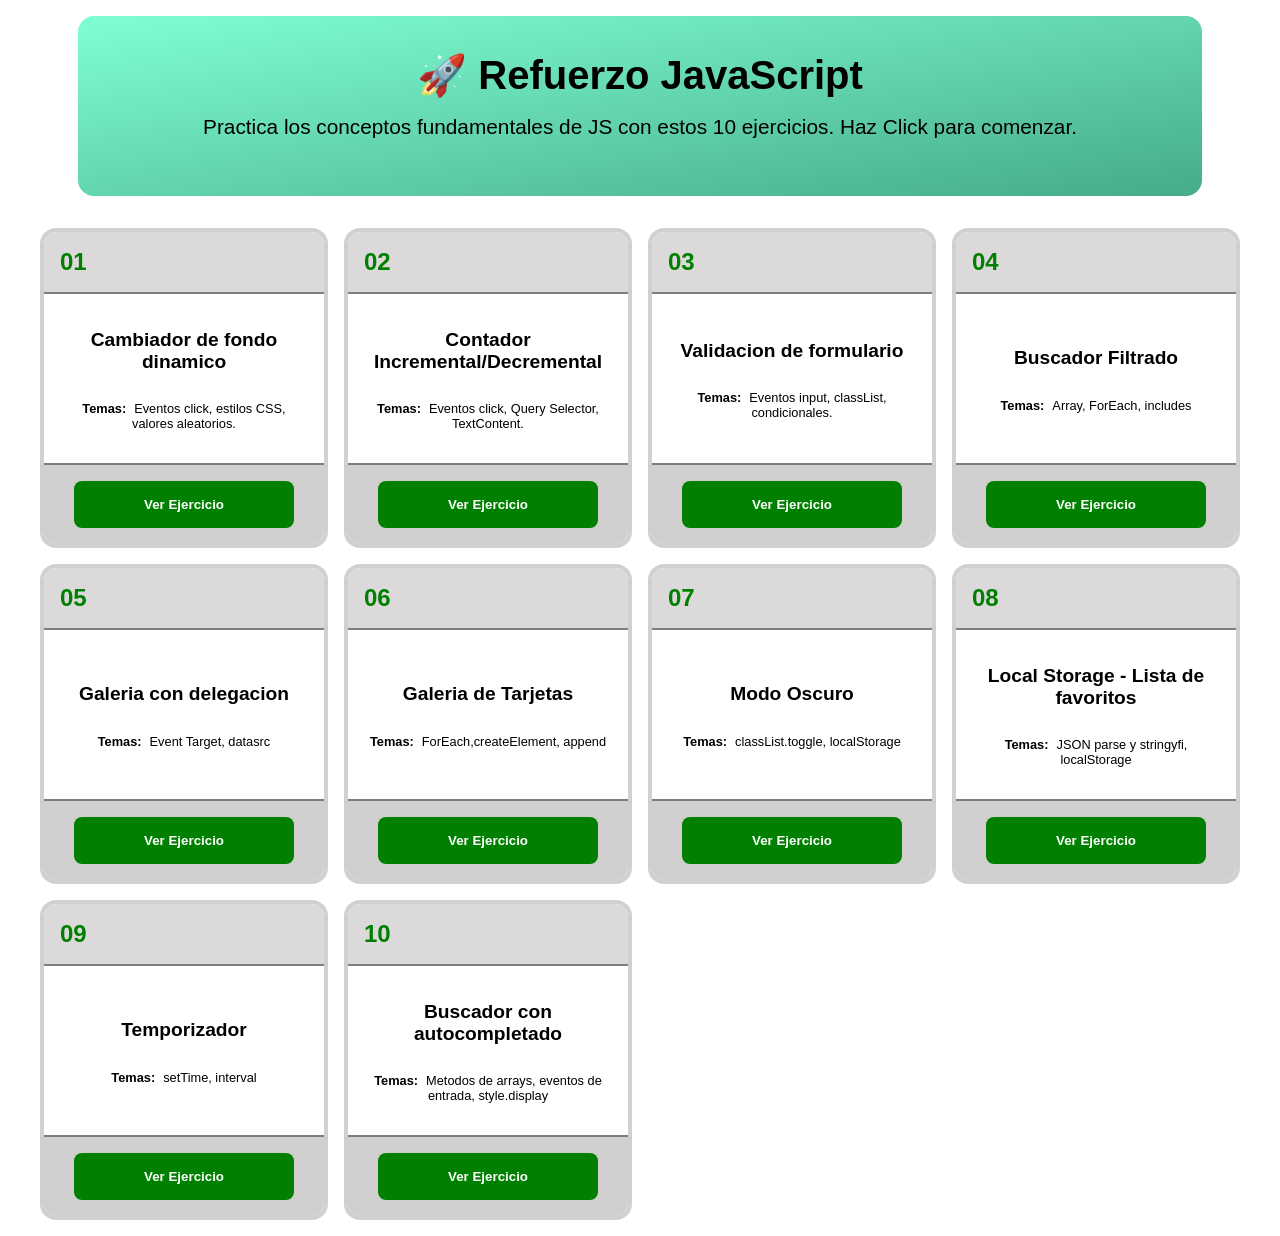
<file: index.html>
<!DOCTYPE html>
<html lang="en">
<head>
    <meta charset="UTF-8">
    <meta name="viewport" content="width=device-width, initial-scale=1.0">
    <title>Ejercicios</title>
    <link rel="stylesheet" href="styles.css">
</head>
<body>
    <header class="header">
        <div class="tarjeta-header">
            <h1> <span id="cohete">🚀</span> Refuerzo JavaScript</h1>
            <p>Practica los conceptos fundamentales de JS con estos 10 ejercicios. Haz Click para comenzar.</p>
        </div>
    </header>
    <main class="contenedor-main">
        <div class="contenedor-main-tarjetas">
            <div class="tarjetas">
                <div class="numero">
                    <p>01</p>
                </div>
                <div class = "tarjetas-informacion">
                    <h2>Cambiador de fondo dinamico</h2>
                    <p><span>Temas:</span>Eventos click, estilos CSS, valores aleatorios.</p>
                </div>
                <div class ="tarjetas-boton">
                    <button><a href="./1er Ejercicio/primer.html" class="boton">Ver Ejercicio</a></button>
                </div>
            </div>
            <div class="tarjetas">
                <div class="numero">
                    <p>02</p>
                </div>
                <div class = "tarjetas-informacion">
                    <h2>Contador Incremental/Decremental</h2>
                    <p><span>Temas:</span>Eventos click, Query Selector, TextContent.</p>
                </div>
                <div class ="tarjetas-boton">
                    <button><a href="./2do Ejercicio/index2.html" class="boton">Ver Ejercicio</a></button>
                </div>
            </div>
            <div class="tarjetas">
                <div class="numero">
                    <p>03</p>
                </div>
                <div class = "tarjetas-informacion">
                    <h2>Validacion de formulario</h2>
                    <p><span>Temas:</span>Eventos input, classList, condicionales. </p>
                </div>
                <div class ="tarjetas-boton">
                    <button><a href="./3er Ejercicio/index3.html" class="boton">Ver Ejercicio</a></button>
                </div>
            </div>
            <div class="tarjetas">
                <div class="numero">
                    <p>04</p>
                </div>
                <div class = "tarjetas-informacion">
                    <h2>Buscador Filtrado</h2>
                    <p><span>Temas:</span>Array, ForEach, includes</p>
                </div>
                <div class ="tarjetas-boton">
                    <button><a href="./4to Ejercicio/index4.html" class="boton">Ver Ejercicio</a></button>
                </div>
            </div>
            <div class="tarjetas">
                <div class="numero">
                    <p>05</p>
                </div>
                <div class = "tarjetas-informacion">
                    <h2>Galeria con delegacion</h2>
                    <p><span>Temas:</span>Event Target, datasrc</p>
                </div>
                <div class ="tarjetas-boton">
                    <button><a href="./5to  Ejercicio/index5.html" class="boton">Ver Ejercicio</a></button>
                </div>
            </div>
            <div class="tarjetas">
                <div class="numero">
                    <p>06</p>
                </div>
                <div class = "tarjetas-informacion">
                    <h2>Galeria de Tarjetas</h2>
                    <p><span>Temas:</span>ForEach,createElement, append</p>
                </div>
                <div class ="tarjetas-boton">
                    <button><a href="./6to Ejercicio/index6.html" class="boton">Ver Ejercicio</a></button>
                </div>
            </div>
            <div class="tarjetas">
                <div class="numero">
                    <p>07</p>
                </div>
                <div class = "tarjetas-informacion">
                    <h2>Modo Oscuro</h2>
                    <p><span>Temas:</span>classList.toggle, localStorage</p>
                </div>
                <div class ="tarjetas-boton">
                    <button><a href="./7mo Ejercicio/index7.html" class="boton">Ver Ejercicio</a></button>
                </div>
            </div>
            <div class="tarjetas">
                 <div class="numero">
                    <p>08</p>
                </div>
                <div class = "tarjetas-informacion">
                    <h2>Local Storage - Lista de favoritos</h2>
                    <p><span>Temas:</span>JSON parse y stringyfi, localStorage</p>
                </div>
                <div class ="tarjetas-boton">
                    <button><a href="./8vo Ejercicio/index8.html" class="boton">Ver Ejercicio</a></button>
                </div>
            </div>
            <div class="tarjetas">
                <div class="numero">
                    <p>09</p>
                </div>
                <div class = "tarjetas-informacion">
                    <h2>Temporizador</h2>
                    <p><span>Temas:</span>setTime, interval</p>
                </div>
                <div class ="tarjetas-boton">
                    <button><a href="./9no Ejercicio/index_9.html" class="boton">Ver Ejercicio</a></button>
                </div>
            </div>
            <div class="tarjetas">
                <div class="numero">
                    <p>10</p>
                </div>
                <div class = "tarjetas-informacion">
                    <h2>Buscador con autocompletado</h2>
                    <p><span>Temas:</span>Metodos de arrays, eventos de entrada, style.display</p>
                </div>
                <div class ="tarjetas-boton">
                    <button><a href="./4to Ejercicio/index4.html" class="boton">Ver Ejercicio</a></button>
                </div>
            </div>
        </div>
    </main>
</body>
</html>
</file>
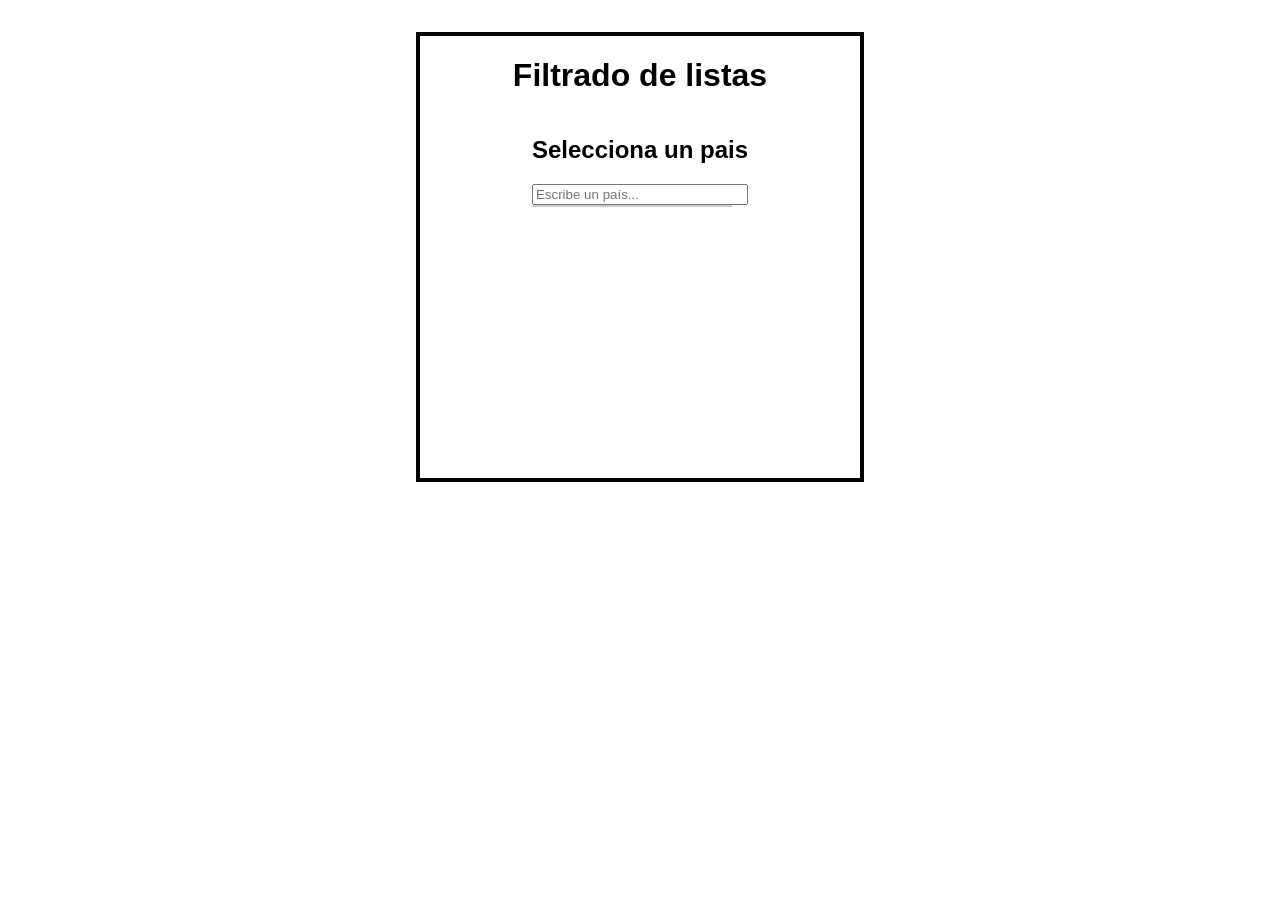
<file: 10mo Ejercicio/index10.html>
<!DOCTYPE html>
<html lang="en">
<head>
    <meta charset="UTF-8">
    <meta name="viewport" content="width=device-width, initial-scale=1.0">
    <title>Validacion</title>
    <link rel="stylesheet" href="./style.css">
</head>
<body>
    <main>
        <h1>Filtrado de listas</h1>
        <section>
            <form action="">
                <h2>Selecciona un pais</h2>
                <input type="text" id="selector-paises" placeholder="Escribe un país...">
                <ul id="lista-paises"></ul>
            </form>
        </section>
    </main>
    <script src="./app.js"></script>
</body>
</html>
</file>
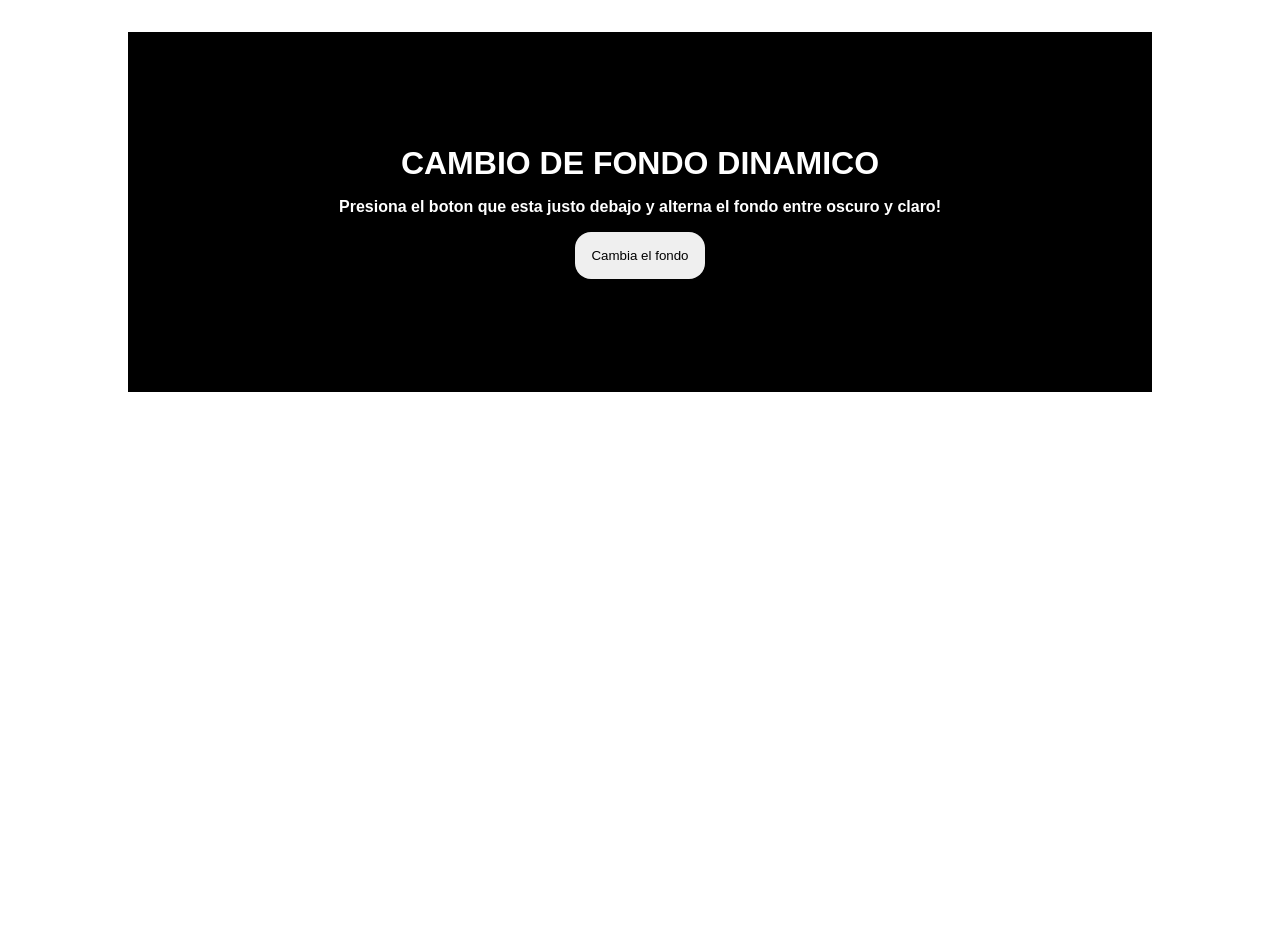
<file: 1er Ejercicio/primer.html>
<!DOCTYPE html>
<html lang="en">
<head>
    <meta charset="UTF-8">
    <meta name="viewport" content="width=device-width, initial-scale=1.0">
    <title>Primer Ejercicio</title>
    <link rel="stylesheet" href="./primer.css">
</head>
<body id="fondo">
    <main>
        <h1>CAMBIO DE FONDO DINAMICO</h1>
        <p>Presiona el boton que esta justo debajo y alterna el fondo entre oscuro y claro!</p>
        <button id="boton-cambio">Cambia el fondo</button>
    </main>
    <script src="./app.js"></script>
</body>
</html>
</file>
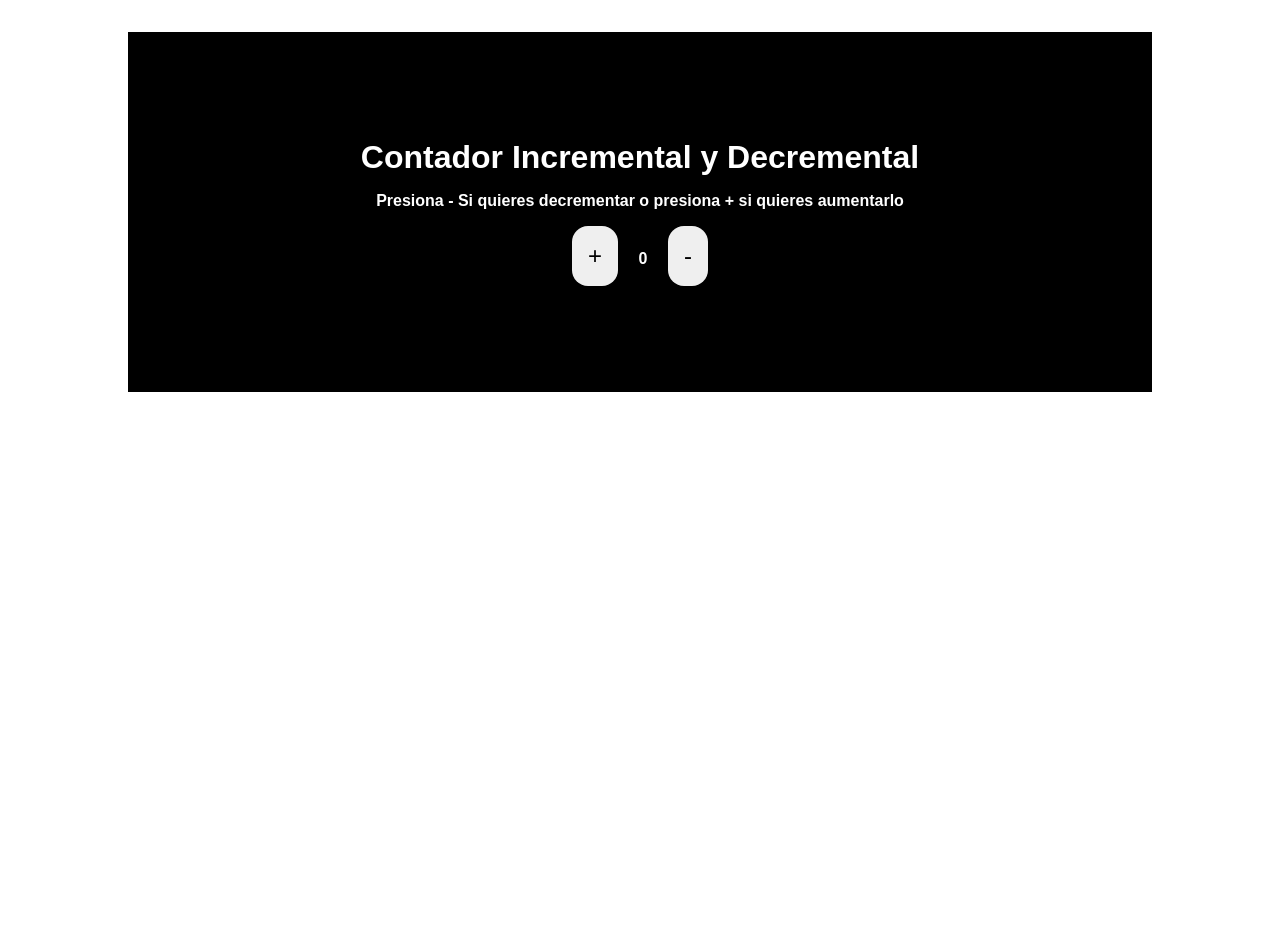
<file: 2do Ejercicio/index2.html>
<!DOCTYPE html>
<html lang="en">
<head>
    <meta charset="UTF-8">
    <meta name="viewport" content="width=device-width, initial-scale=1.0">
    <title>Primer Ejercicio</title>
    <link rel="stylesheet" href="./style.css">
</head>
<body id="fondo">
    <main>
        <h1>Contador Incremental y Decremental</h1>
        <p>Presiona - Si quieres decrementar o presiona + si quieres aumentarlo</p>
        <section>
            <button id="boton-aumentar">+</button>
             <span id="contador">0</span>
            <button id="boton-decrementar">-</button>
        </section>
        
    </main>
    <script src="./app.js"></script>
</body>
</html>
</file>
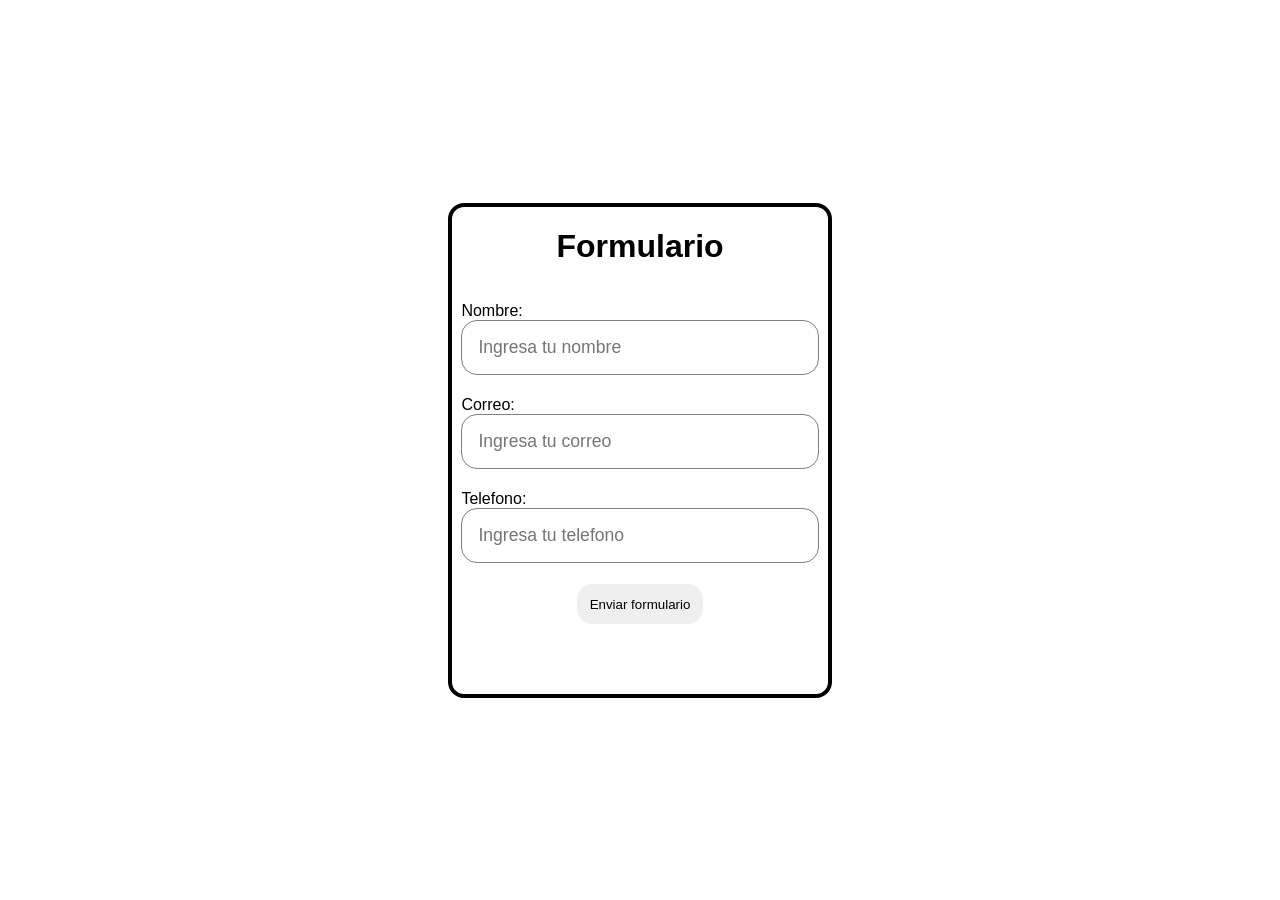
<file: 3er Ejercicio/index3.html>
<!DOCTYPE html>
<html lang="en">
<head>
    <meta charset="UTF-8">
    <meta name="viewport" content="width=device-width, initial-scale=1.0">
    <title>Formulario</title>
    <link rel="stylesheet" href="style.css">
</head>
<body>
    <main>
        <h1>Formulario</h1>
        <form action="" id="formulario">
            <label for="nombre-formulario" >
                Nombre:
                <input type="text" placeholder="Ingresa tu nombre" required id="nombre-formulario">
            </label>
            <p id="error-nombre"></p>
            <label for="correo-formulario" >
                Correo:
                <input type="email"  placeholder="Ingresa tu correo" required id="correo-formulario">
            </label>
            <p id="error-correo"></p>
            <label for="telefono-formulario" >
                Telefono:
                <input type="tel"  placeholder="Ingresa tu telefono" required id="telefono-formulario">
            </label>
            <p id="error-telefono"></p>
            <div class="boton-final">
                <button id="boton-enviar">Enviar formulario</button>
                <p id="enviado"></p>
            </div>
        </form>
    </main>
    <script src="./app.js"></script>
</body>
</html>
</file>
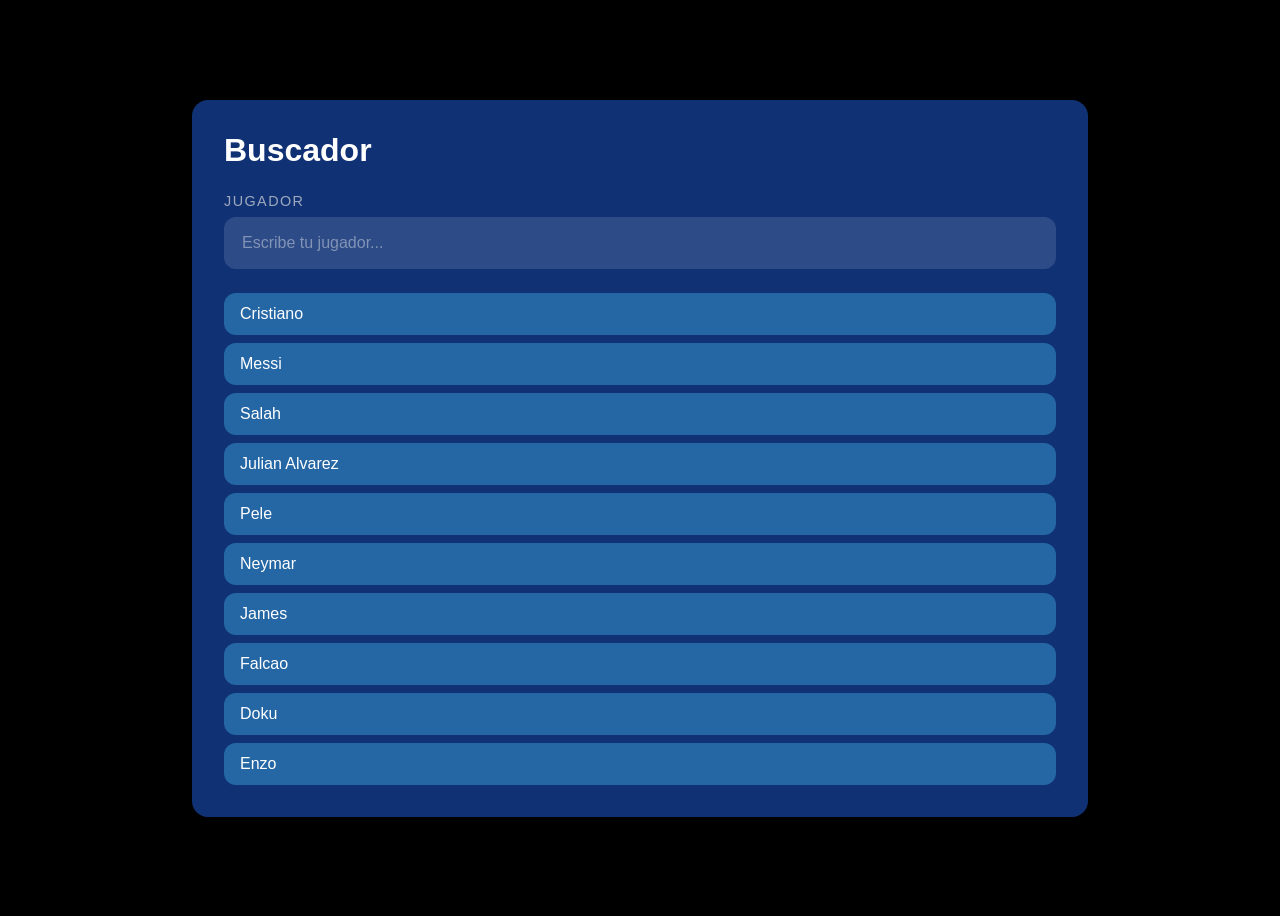
<file: 4to Ejercicio/index4.html>
<!DOCTYPE html>
<html lang="es">
<head>
  <meta charset="UTF-8">
  <meta name="viewport" content="width=device-width, initial-scale=1.0">
  <title>Buscador</title>
  <link rel="stylesheet" href="style.css">
</head>
<body>

  <section class="card">
    <h1>Buscador</h1>

    <div class="campo">
      <label for="buscador">Jugador</label>
      <input type="text" id="buscador" placeholder="Escribe tu jugador...">
    </div>

    <ul id="lista">
      <li>Cristiano</li>
      <li>Messi</li>
      <li>Salah</li>
      <li>Julian Alvarez</li>
      <li>Pele</li>
      <li>Neymar</li>
      <li>James</li>
      <li>Falcao</li>
      <li>Doku</li>
      <li>Enzo</li>
    </ul>

  </section>

  <script src="app.js"></script>
</body>
</html>
</file>
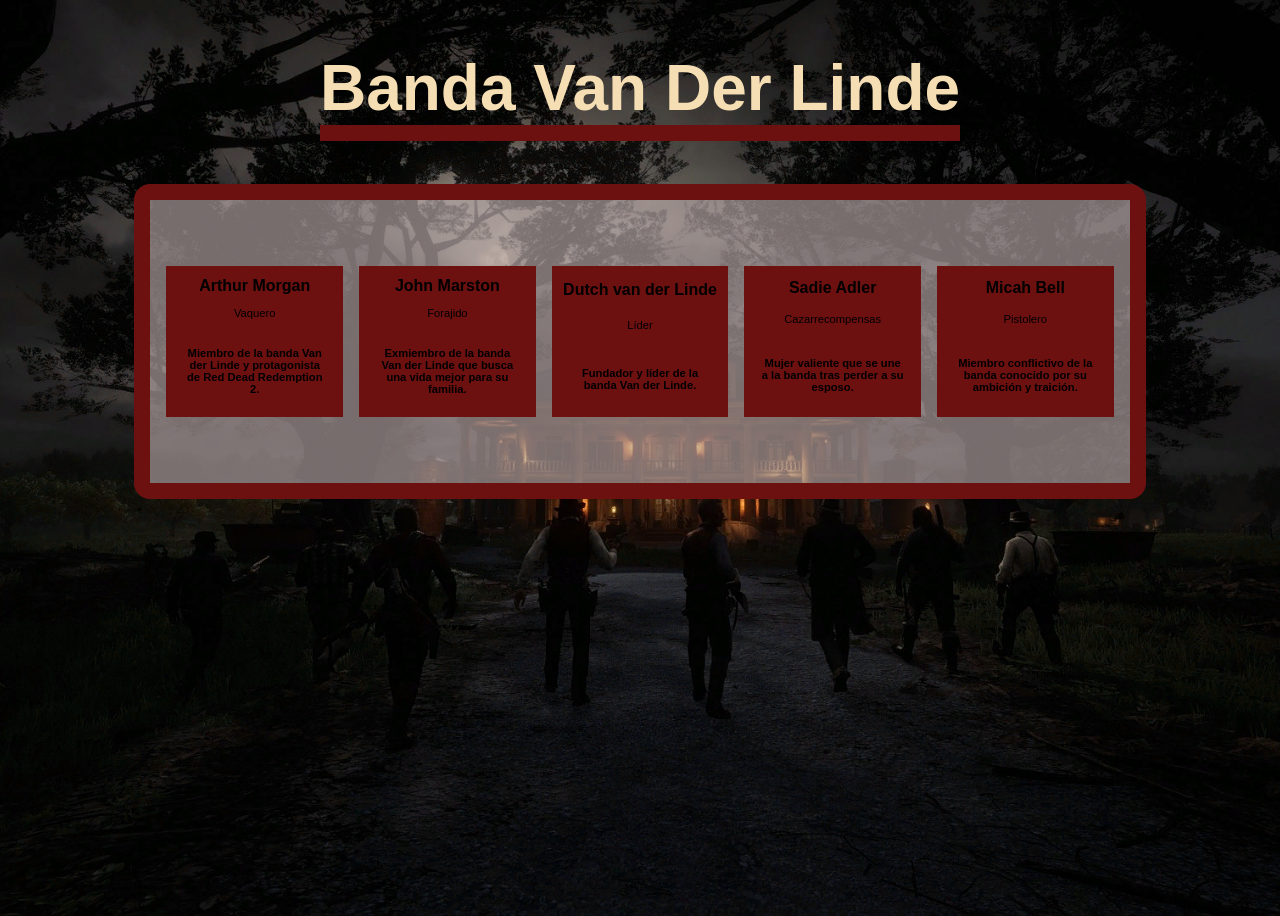
<file: 6to Ejercicio/index6.html>
<!DOCTYPE html>
<html lang="en">
<head>
    <meta charset="UTF-8">
    <meta name="viewport" content="width=device-width, initial-scale=1.0">
    <title>Generador de tarjetas</title>
    <link rel="stylesheet" href="style.css">
</head>
<body>
    <main id="card">
        <h1>Banda Van Der Linde</h1>
        <div id="main-tarjetas"></div>
    </main> 
    <script src="./app.js"></script>
</body>
</html>
</file>
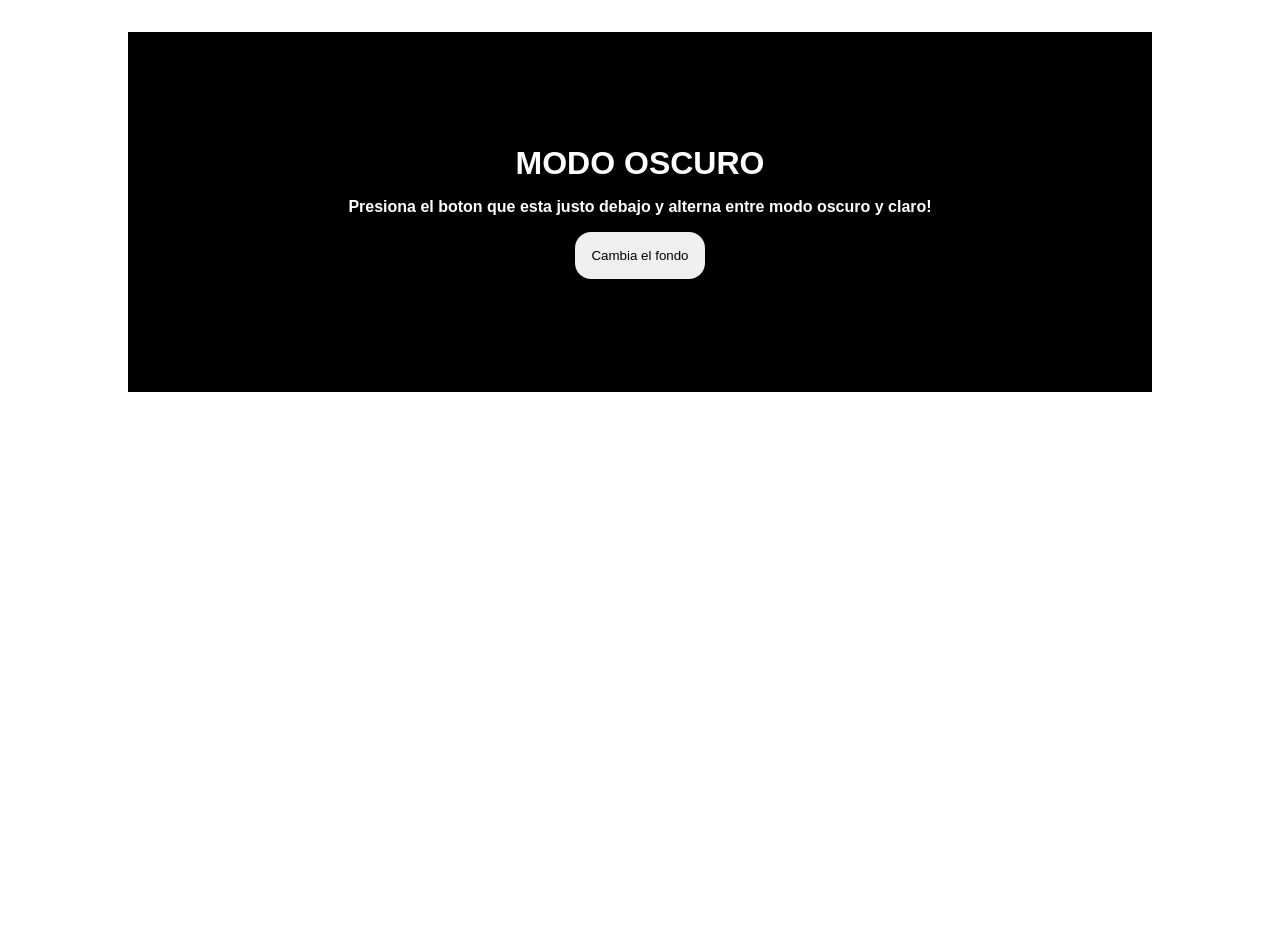
<file: 7mo Ejercicio/index7.html>
<!DOCTYPE html>
<html lang="en">
<head>
    <meta charset="UTF-8">
    <meta name="viewport" content="width=device-width, initial-scale=1.0">
    <title>Primer Ejercicio</title>
    <link rel="stylesheet" href="./style.css">
</head>
<body id="fondo">
    <main>
        <h1>MODO OSCURO</h1>
        <p>Presiona el boton que esta justo debajo y alterna entre modo oscuro y claro!</p>
        <button id="boton-cambio">Cambia el fondo</button>
    </main>
    <script src="./app.js"></script>
</body>
</html>
</file>
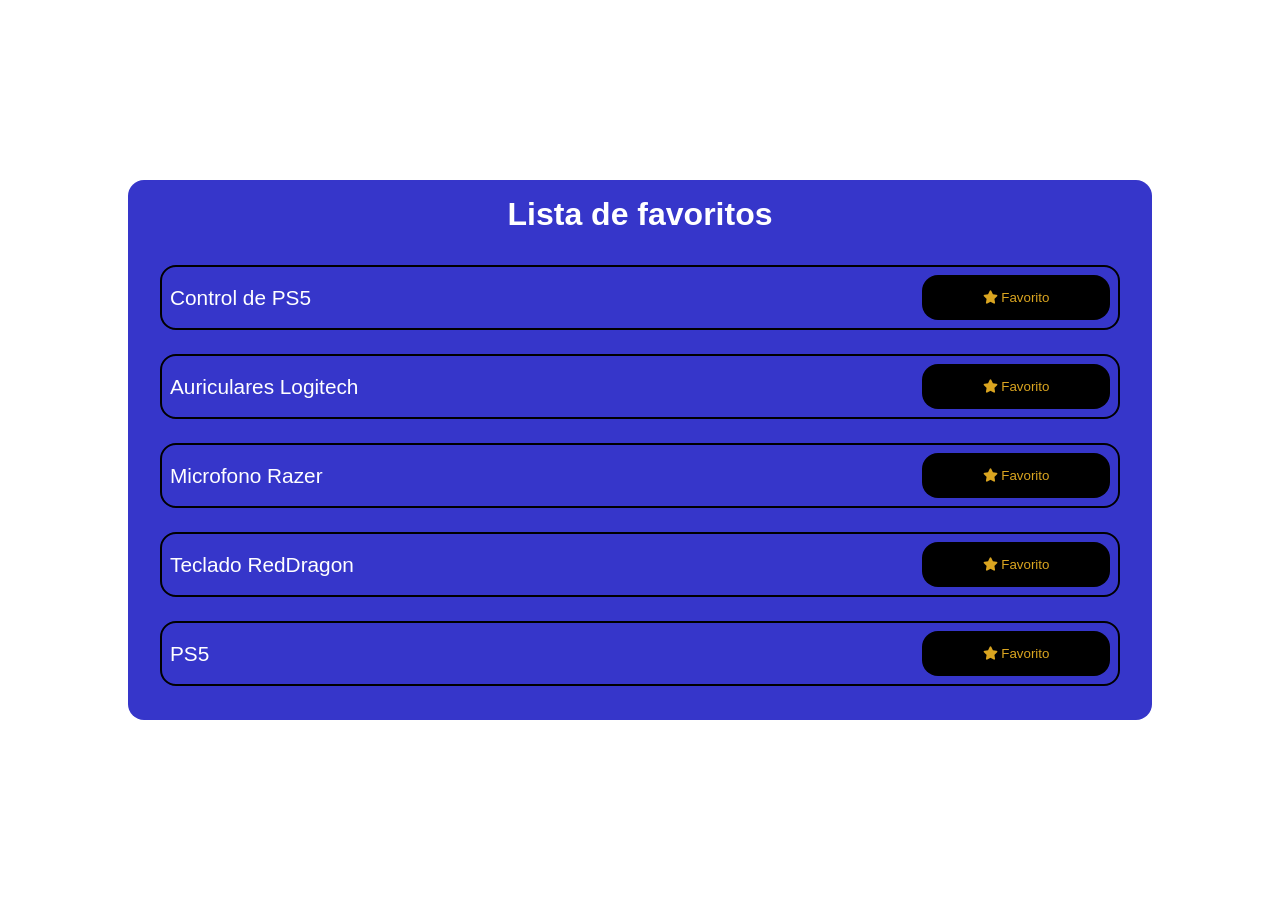
<file: 8vo Ejercicio/index8.html>
<!DOCTYPE html>
<html lang="en">
<head>
    <meta charset="UTF-8">
    <meta name="viewport" content="width=device-width, initial-scale=1.0">
    <title>Lista de favoritos</title>
    <link rel="stylesheet" href="style.css">
    <link rel="stylesheet" href="https://cdnjs.cloudflare.com/ajax/libs/font-awesome/6.7.2/css/all.min.css">
</head>
<body>
    <main id="card">
        <h1>Lista de favoritos</h1>
        <ul>
            <li class="objeto">Control de PS5 <button class="boton"><span><i class="fa-solid fa-star"></i></span> Favorito</button></li>
            <li class="objeto">Auriculares Logitech <button class="boton"><span><i class="fa-solid fa-star"></i></span> Favorito</button></li>
            <li class="objeto">Microfono Razer <button class="boton"><span><i class="fa-solid fa-star"></i></span> Favorito</button></li>
            <li class="objeto">Teclado RedDragon <button class="boton"><span><i class="fa-solid fa-star"></i></span> Favorito</button></li>
            <li class="objeto">PS5 <button class="boton"><span><i class="fa-solid fa-star"></i></span> Favorito</button></li>
        </ul>
    </main>
    <script src="app.js"></script>
</body>
</html>
</file>
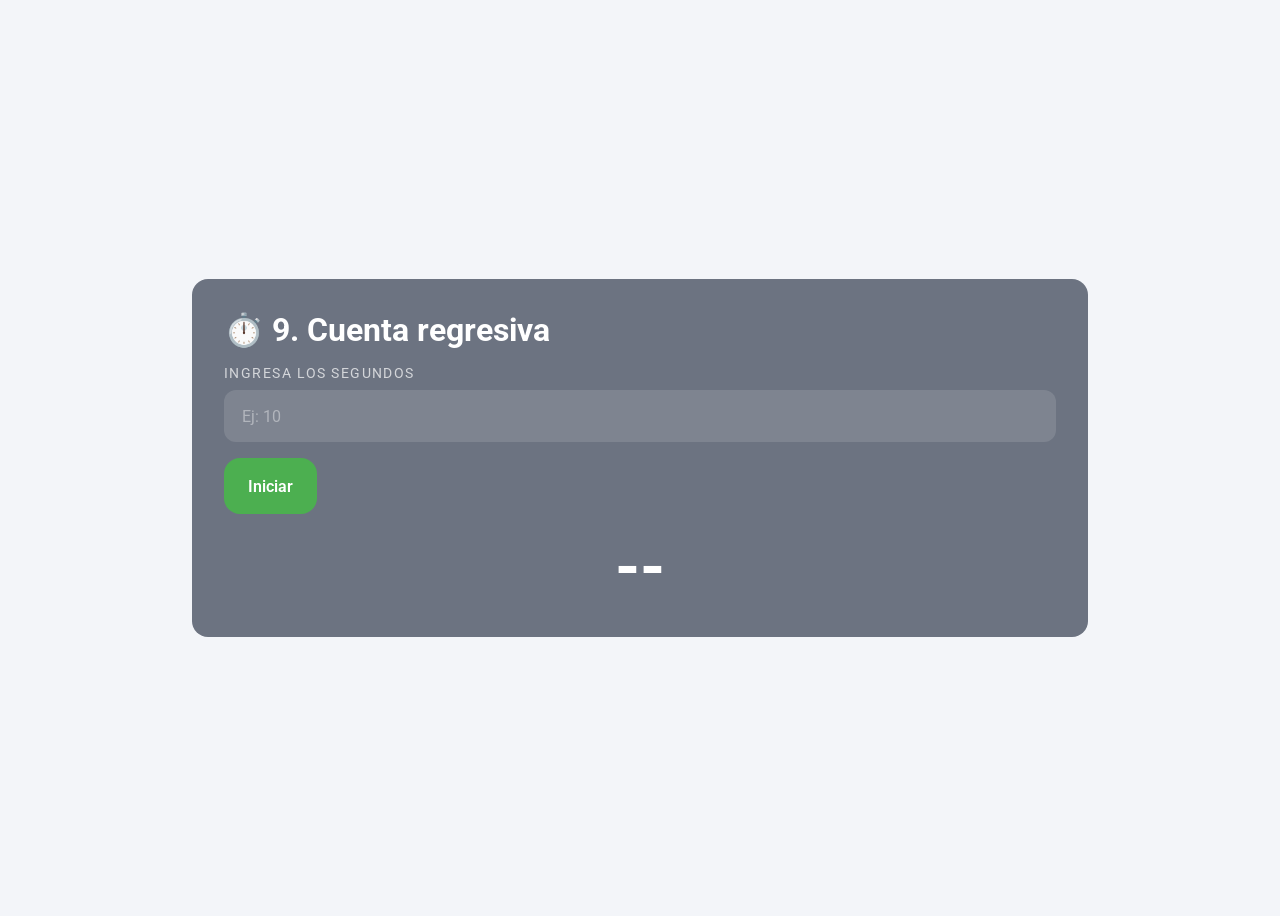
<file: 9no Ejercicio/index_9.html>
<!DOCTYPE html>
<html lang="es">
<head>
  <meta charset="UTF-8">
  <meta name="viewport" content="width=device-width, initial-scale=1.0">
  <title>Cuenta regresiva</title>
  <link rel="stylesheet" href="style_9.css">
    <link rel="preconnect" href="https://fonts.googleapis.com">
  <link rel="preconnect" href="https://fonts.gstatic.com" crossorigin>
  <link href="https://fonts.googleapis.com/css2?family=Roboto:ital,wght@0,100..900;1,100..900&display=swap" rel="stylesheet">
</head>
<body>

  <div class="card" id="card">
    <h1>⏱️ 9. Cuenta regresiva</h1>

    <div class="campo">
      <label for="segundos">Ingresa los segundos</label>
      <input type="number" id="segundos" placeholder="Ej: 10" min="1">
    </div>

    <button id="btn-iniciar">Iniciar</button>

    <p id="display">--</p>

  </div>

  <script src="app9.js"></script>
</body>
</html>
</file>
<file: styles.css>
*{
    box-sizing: border-box;
}

body{
    margin: 0;
    padding: 0;
    min-height: 100vh;
    display: grid;
    grid-template-areas:
    "header"
    "contenedor-main";
    grid-template-rows: auto 1fr;
    font-family: 'Trebuchet MS', 'Lucida Sans Unicode', 'Lucida Grande', 'Lucida Sans', Arial, sans-serif;
}

.header{
    grid-area: header;
    display: flex;
    justify-content: center;
    align-items: center;
    padding: 1rem;
}

.tarjeta-header{
    width: min(1200px, 90%);
    min-height: 180px;
    background: linear-gradient(to bottom right, aquamarine, rgb(70, 171, 138));
    display: flex;
    align-items: center;
    justify-content: center;
    flex-direction: column;
    border-radius: 1rem;
    text-align: center;
    padding: 1rem;
    animation: Flotador 3s ease infinite;
}

.tarjeta-header h1{
    font-size: 2.5rem;
    margin: 0;
}

.tarjeta-header p{
    font-size: 1.3rem;
    margin-top: 1rem;
}

.contenedor-main{
    grid-area: contenedor-main;
    display: flex;
    justify-content: center;
    padding: 1rem;
}

.contenedor-main-tarjetas{
    display: grid;
    grid-template-columns: repeat(auto-fit, minmax(280px, 1fr));
    width: min(1200px, 100%);
    gap: 1rem;
}

.tarjetas{
    border: 4px solid rgb(209, 207, 207);
    border-radius: 1rem;
    background: white;
    display: grid;
    grid-template-rows: auto 1fr auto;
    min-height: 320px;
    overflow: hidden;
}

.numero{
    border-bottom: 2px solid rgb(126, 125, 125);
    background: rgb(219, 217, 217);
    display: flex;
    justify-content: start;
    align-items: center;
    padding: 1rem;
}

.numero p{
    font-size: 1.5rem;
    margin: 0;
    color: green;
    font-weight: bold;
}

.tarjetas-informacion{
    display: flex;
    flex-direction: column;
    justify-content: center;
    text-align: center;
    padding: 1rem;
    font-size: 0.8rem;
}

.tarjetas-informacion span{
    font-weight: bold;
    margin-right: 0.5rem;
}

.tarjetas-boton{
    border-top: 2px solid rgb(126, 125, 125);
    display: flex;
    justify-content: center;
    align-items: center;
    background: rgb(209, 207, 207);
    padding: 1rem;
}

.tarjetas-boton button{
    width: 100%;
    max-width: 220px;
    padding: 1rem;
    border-radius: 0.5rem;
    background: green;
    border: 0;
    cursor: pointer;
}

.tarjetas-boton button:hover{
    transform: scale(1.1);
    transition: all 0.3s ease;

}

.tarjetas-boton button a{
    text-decoration: none;
    color: white;
    font-weight: bold;
    display: block;
    width: 100%;
}

#cohete{
     display: inline-block;
     animation: FlotadorCohete 3s ease infinite;
}

.tarjetas:hover{
    transform: scale(1.040);
    transition: all 0.3s ease-in;
}

@keyframes Flotador {
    0% {
        
        transform: scale(1);
        opacity: 1;
    }
    50% {
        
        transform: scale(1.025);
        opacity: 1;
    }
    100% {
        
        transform: scale(1);
        opacity: 1;
    }
}


@keyframes FlotadorCohete {
    0% {
        
        transform: rotate(35deg);
        opacity: 1;
    }
    50% {
        
        transform: scale(1.3);
        opacity: 1;
    }
    100% {
        
        transform: rotate(10deg);
        opacity: 1;
    }
}
</file>
<file: 10mo Ejercicio/style.css>
*{
    box-sizing: border-box;
}

body{
    margin: 0;
    padding: 0;
    display: flex;
    justify-content: center;
    min-width: 100vw;
    min-height: 100vh;
    font-family: 'Trebuchet MS', 'Lucida Sans Unicode', 'Lucida Grande', 'Lucida Sans', Arial, sans-serif;  
}


main{
    width: 35%;
    height: 50vh;
    border: 4px solid black;
    margin-top: 2rem;
    display: flex;
    flex-direction: column;
    align-items: center;
}

#selector-paises{
    width: 100%;
}

#lista-paises {
    list-style: none;
    border: 1px solid #ccc;
    padding: 0;
    margin: 0;
    width: 200px; 
}

#lista-paises li {
    padding: 8px;
    cursor: pointer;
}

#lista-paises li:hover {
    background-color: #f0f0f0;
}
</file>
<file: 1er Ejercicio/primer.css>
*{
    box-sizing: border-box;
}

body{
    margin: 0;
    padding: 0;
    display: flex;
    justify-content: center;
    min-width: 100vw;
    min-height: 100vh;
    margin-top: 2rem;
    font-family: 'Trebuchet MS', 'Lucida Sans Unicode', 'Lucida Grande', 'Lucida Sans', Arial, sans-serif;  
}

main{
    width: 80%;
    height: 40vh;
    background: black;
    color: white;
    display: flex;
    justify-content: center;
    flex-direction: column;
    align-items: center;
    font-weight: bold;
}

main h1{
    margin: 0;
}

button{
    border: 0;
    padding: 1rem;
    border-radius: 1rem;
    cursor: pointer;
}
</file>
<file: 2do Ejercicio/style.css>
*{
    box-sizing: border-box;
}

body{
    margin: 0;
    padding: 0;
    display: flex;
    justify-content: center;
    min-width: 100vw;
    min-height: 100vh;
    margin-top: 2rem;
    font-family: 'Trebuchet MS', 'Lucida Sans Unicode', 'Lucida Grande', 'Lucida Sans', Arial, sans-serif;  
}

main{
    width: 80%;
    height: 40vh;
    background: black;
    color: white;
    display: flex;
    justify-content: center;
    flex-direction: column;
    align-items: center;
    font-weight: bold;
}

main h1{
    margin: 0;
}

button{
    border: 0;
    padding: 1rem;
    border-radius: 1rem;
    cursor: pointer;
}

#contador{
    margin: 0 1rem;
}

#boton-aumentar{
    font-size: 1.5rem;
}

#boton-decrementar{
    font-size: 1.5rem;
}
</file>
<file: 3er Ejercicio/style.css>
*{
    box-sizing: border-box;
}

body{
    margin: 0;
    padding: 0;
    display: flex;
    justify-content: center;
    align-items: center;
    min-width: 100vw;
    min-height: 100vh;
    font-family: 'Trebuchet MS', 'Lucida Sans Unicode', 'Lucida Grande', 'Lucida Sans', Arial, sans-serif;  
}

main{
    width: 30%;
    height: 55vh;
    border-radius: 1rem;
    border: 4px solid black;
    display: flex;
    flex-direction: column;
    align-items: center;
}

#nombre-formulario{
    display: flex;
    flex-direction: column;
    width: 100%;
    padding: 1rem;
    font-size: 1.1rem;
}

#correo-formulario{
    display: flex;
    flex-direction: column;
    width: 100%;
    padding: 1rem;
    font-size: 1.1rem;
}

#telefono-formulario{
    display: flex;
    flex-direction: column;
    width: 100%;
    padding: 1rem;
    font-size: 1.1rem;
}

input{
    padding: 1rem;
    border-radius: 1rem;
    border: transparent;
    border: 1px solid gray;
}

#boton-enviar{
    padding: 0.8rem;
    border: transparent;
    border-radius: 1rem;
    margin-top: 1rem;
    cursor: pointer;
    width: 100%;
}

#boton-enviar:hover{
    background: black;
    color: white;
    transform: scale(1.1);
    transition: all 0.3s ease-in;
}

.valido{
    background: rgb(92, 194, 92);
    color: black;
}

.invalido{
    background: rgb(243, 124, 124);
}

.invalido::placeholder{
    font-weight: bold;
    color: black;
}

form{
    width: 100%;
    display: flex;
    flex-direction: column;
    align-items: center;
}

label{
    width: 95%;
    margin-top: 1rem;
}

#error-nombre{
    margin: 0;
    text-align: start;
    width: 95%;
    margin-top: 0.3rem;
    color: red;
}

#error-correo{
    margin: 0;
    text-align: start;
    width: 95%;
    margin-top: 0.3rem;
    color: red;
}

#error-telefono{
    margin: 0;
    text-align: start;
    width: 95%;
    margin-top: 0.3rem;
    color: red;
}

#enviado{
    color: green;
    margin: 0;
    margin-top: 1rem;
}

.boton-final{
    display: flex;
    flex-direction: column;
    justify-content: center;
    align-items: center;
}
</file>
<file: 4to Ejercicio/style.css>
* {
  box-sizing: border-box;
  font-family: "Roboto", sans-serif;
}

body {
  display: flex;
  justify-content: center;
  align-items: center;
  min-height: 100vh;
  background-color: #000000;
}

.card {
  background-color: #103275;
  border-radius: 1rem;
  padding: 2rem;
  width: 70vw;
  animation: Flotador 3s ease infinite;
}

.card h1 {
  color: white;
  font-size: 2rem;
  margin: 0 0 1.5rem 0;
}

.campo {
  display: flex;
  flex-direction: column;
  gap: 0.5rem;
  margin-bottom: 1.5rem;
}

.campo label {
  color: rgba(219, 219, 219, 0.7);
  font-size: 0.9rem;
  letter-spacing: 0.1em;
  text-transform: uppercase;
}

.campo input {
  height: 52px;
  border-radius: 0.75rem;
  border: 2px solid transparent;
  padding: 0 1rem;
  font-size: 1rem;
  background: rgba(255, 255, 255, 0.12);
  color: white;
  outline: none;
  transition: border-color 0.3s ease;
}

.campo input::placeholder {
  color: rgba(255, 255, 255, 0.4);
}

.campo input:focus {
  border-color: rgba(255, 255, 255, 0.5);
}

#lista {
  list-style: none;
  padding: 0;
  margin: 0;
  display: flex;
  flex-direction: column;
  gap: 0.5rem;
}

#lista li {
  background: rgba(55, 148, 202, 0.548);
  color: white;
  padding: 0.75rem 1rem;
  border-radius: 0.75rem;
  font-size: 1rem;
  transition: opacity 0.2s ease, transform 0.2s ease;
}

#lista li.oculto {
  display: none;
}

@keyframes Flotador {
    0% {
        
        transform: scale(1);
        opacity: 1;
    }
    50% {
        
        transform: scale(1.025);
        opacity: 1;
    }
    100% {
        
        transform: scale(1);
        opacity: 1;
    }
}
</file>
<file: 6to Ejercicio/style.css>
* {
  box-sizing: border-box;
}

body {
  display: flex;
  min-height: 100vh;
  font-family:Verdana, Geneva, Tahoma, sans-serif;
  font-size: 2rem;
  background-image: url(/assets/1278678.png);
  background-position: center;
  background-size: cover;
  background-repeat: no-repeat;
}

h1{
    color: wheat;
    border-bottom: 1rem solid rgb(109, 16, 16);
    
}

#card{
    display: flex;
    flex-direction: column;
    align-items: center;
}


#main-tarjetas{
    width: 80%;
    height: 35vh;
    background: rgba(184, 168, 168, 0.644);
    border: 1rem solid  rgb(109, 16, 16);
    display: flex;
    align-items: center;
    gap: 1rem;
    padding: 1rem;
    border-radius: 1rem;
}

.tarjeta{
    width: 60%;
    height: 60%;
    background-color: rgb(109, 16, 16);
    text-align: center;
    display: flex;
    flex-direction: column;
    justify-content: space-around;
    cursor: pointer;
}

.tarjeta-nombre{
    font-size: 1rem;
    margin: 0;
    margin-top: 0.3rem;
}



.tarjeta-rol{
    font-size: 0.7rem;
    margin: 0;
}


.tarjeta-informacion{
    font-size: 0.7rem;
    margin: 0;
    font-weight: bold;
    padding: 1rem;
}

.tarjeta:hover{
    transform: scale(1.02);
    transition: all 0.3s ease-in;
    background-color: wheat;
    color: rgb(109, 16, 16);
    box-shadow: 4px 4px rgb(109, 16, 16);
}

h3:hover{
    color: rgb(109, 16, 16);
}
</file>
<file: 7mo Ejercicio/style.css>
*{
    box-sizing: border-box;
}

body{
    margin: 0;
    padding: 0;
    display: flex;
    justify-content: center;
    min-width: 100vw;
    min-height: 100vh;
    margin-top: 2rem;
    font-family: 'Trebuchet MS', 'Lucida Sans Unicode', 'Lucida Grande', 'Lucida Sans', Arial, sans-serif;  
}

main{
    width: 80%;
    height: 40vh;
    background: black;
    color: white;
    display: flex;
    justify-content: center;
    flex-direction: column;
    align-items: center;
    font-weight: bold;
}

main h1{
    margin: 0;
}

button{
    border: 0;
    padding: 1rem;
    border-radius: 1rem;
    cursor: pointer;
}


.negro{
    background-color: black;
}
</file>
<file: 8vo Ejercicio/style.css>
*{
    box-sizing: border-box;
}

body{
    margin: 0;
    padding: 0;
    min-width: 100vw;
    min-height: 100vh;
    display: flex;
    justify-content: center;
    align-items: center;
    font-family: Verdana, Geneva, Tahoma, sans-serif;
}

#card{
    width: 80%;
    height: 60vh;
    background: rgb(54, 54, 202);
    display: flex;
    align-items: center;
    flex-direction: column;
    border-radius: 1rem;
}

#card h1{
    margin: 0;
    margin-top: 1rem;
    color: white;
}

#card ul{
    padding: 2rem;
    width: 100%;
    margin: 0;
    list-style: none;
    font-size: 1.3rem;
    display: flex;
    flex-direction: column;
    gap: 1.5rem;
    
}

#card ul li{
    display: flex;
    justify-content: space-between;
    height: 100%;
    align-items: center;
    border: 2px solid black;
    padding: 0.5rem;
    color: white;
    border-radius: 1rem;
    background-color: transparent
}

button{
    width: 20%;
    height: 5vh;
    background-color: black;
    border: none;
    border-radius: 1rem;
    cursor: pointer;
    color: goldenrod;
}

button:hover{
    transform: scale(1.025);
    
}


.favorito{
    background-color: gold !important;
    color: black !important;
    border: 4px solid goldenrod !important;
}
</file>
<file: 9no Ejercicio/style_9.css>
:root {
  --color--fondo: #F3F5F9;
  --color--botones: #4CAF50;
  --font--todo: "Roboto", sans-serif;
}

* {
  box-sizing: border-box;
  font-family: var(--font--todo);
}

body {
  display: flex;
  justify-content: center;
  align-items: center;
  min-height: 100vh;
  background-color: var(--color--fondo);
}

.card {
  background-color: #6c7381;
  border-radius: 1rem;
  padding: 2rem;
  width: 70vw;
  display: flex;
  flex-direction: column;
  gap: 1rem;
  transition: background-color 0.4s ease;
}

.card.terminado {
  background-color: #dc2626;
}

.card h1 {
  color: white;
  font-size: 2rem;
  margin: 0;
}

.campo {
  display: flex;
  flex-direction: column;
  gap: 0.5rem;
}

.campo label {
  color: rgba(255, 255, 255, 0.7);
  font-size: 0.9rem;
  letter-spacing: 0.1em;
  text-transform: uppercase;
}

.campo input {
  height: 52px;
  border-radius: 0.75rem;
  border: 2px solid transparent;
  padding: 0 1rem;
  font-size: 1rem;
  background: rgba(255, 255, 255, 0.12);
  color: white;
  outline: none;
  transition: border-color 0.3s ease;
}

.campo input::placeholder {
  color: rgba(255, 255, 255, 0.4);
}

.campo input:focus {
  border-color: rgba(255, 255, 255, 0.5);
}

input[type=number]::-webkit-inner-spin-button,
input[type=number]::-webkit-outer-spin-button {
  -webkit-appearance: none;
}

button {
  height: 56px;
  width: fit-content;
  padding: 0 1.5rem;
  border: 0;
  border-radius: 1rem;
  font-size: 1rem;
  font-weight: 600;
  color: white;
  background-color: var(--color--botones);
  cursor: pointer;
  transition: transform 0.2s ease;
}

button:hover  { transform: scale(1.05); }
button:active { transform: scale(0.97); }

#display {
  font-size: 4rem;
  font-weight: 700;
  color: white;
  margin: 0;
  text-align: center;
}
</file>
